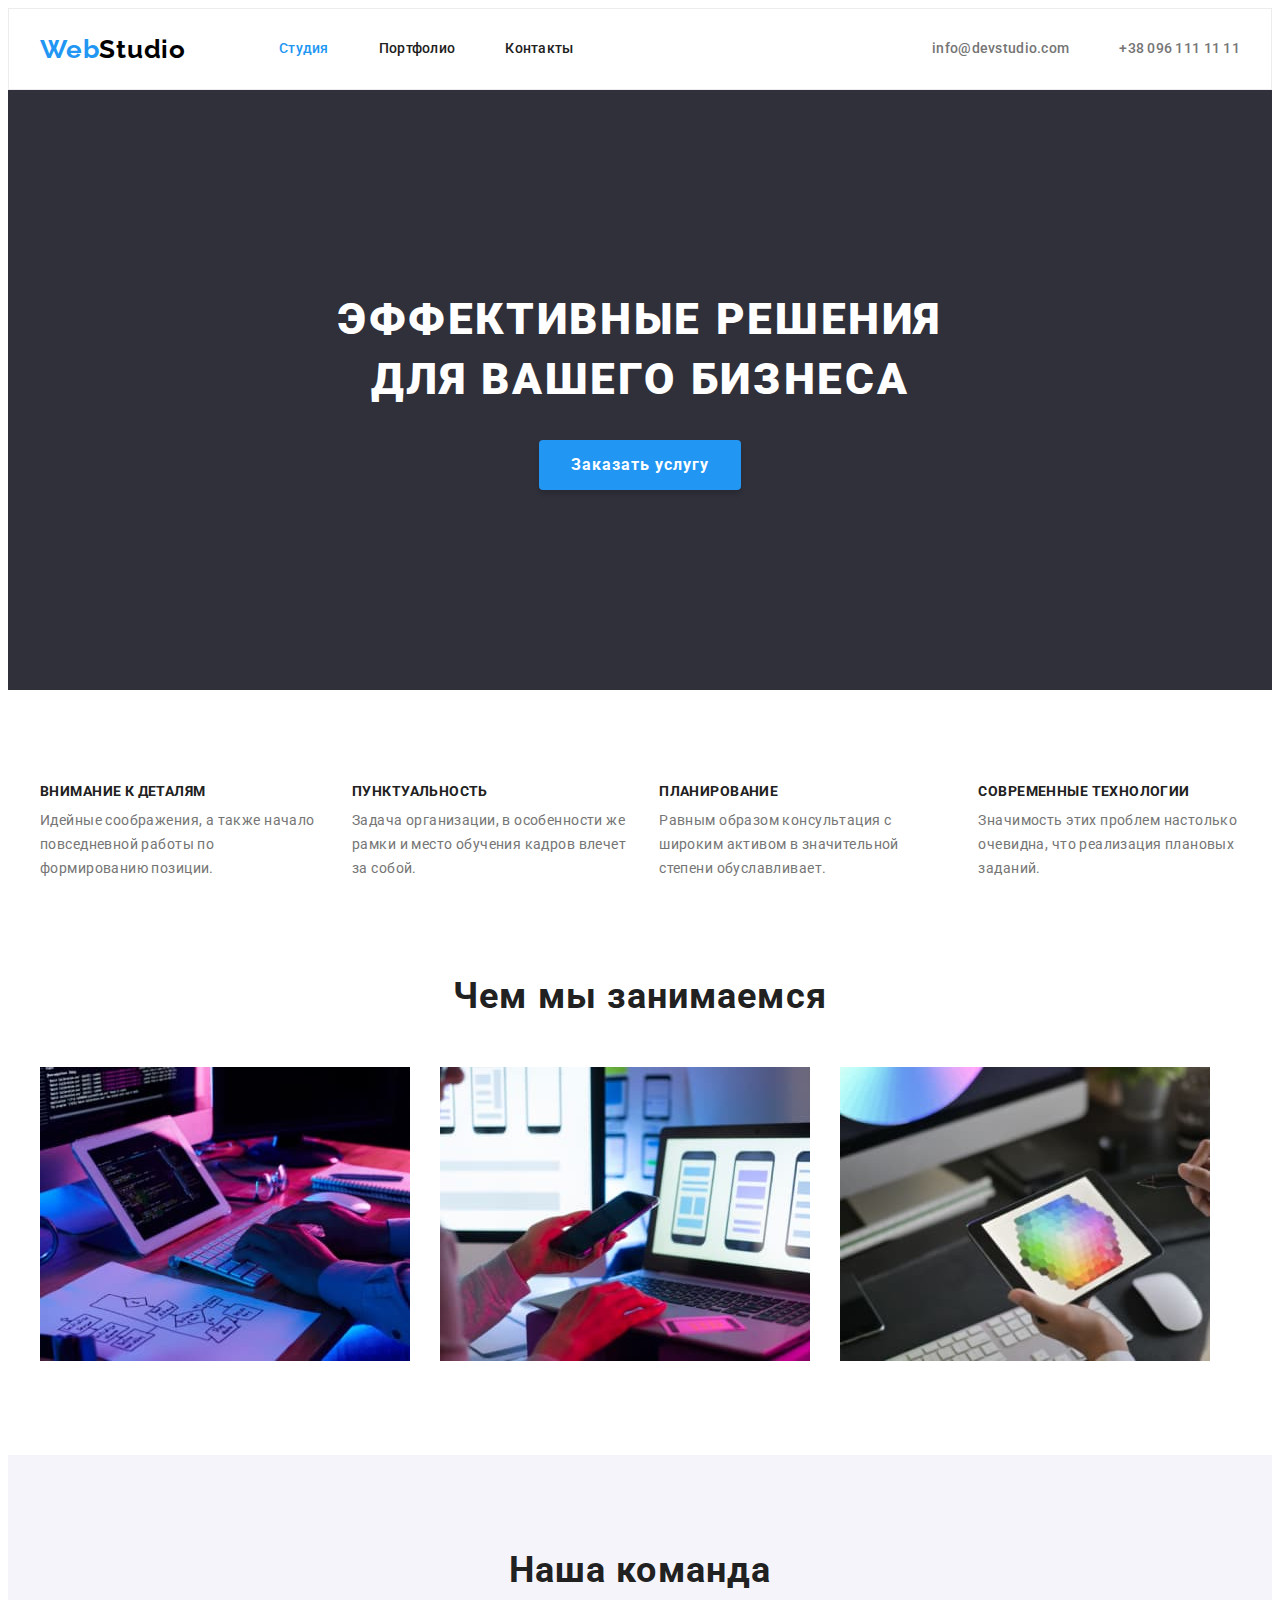
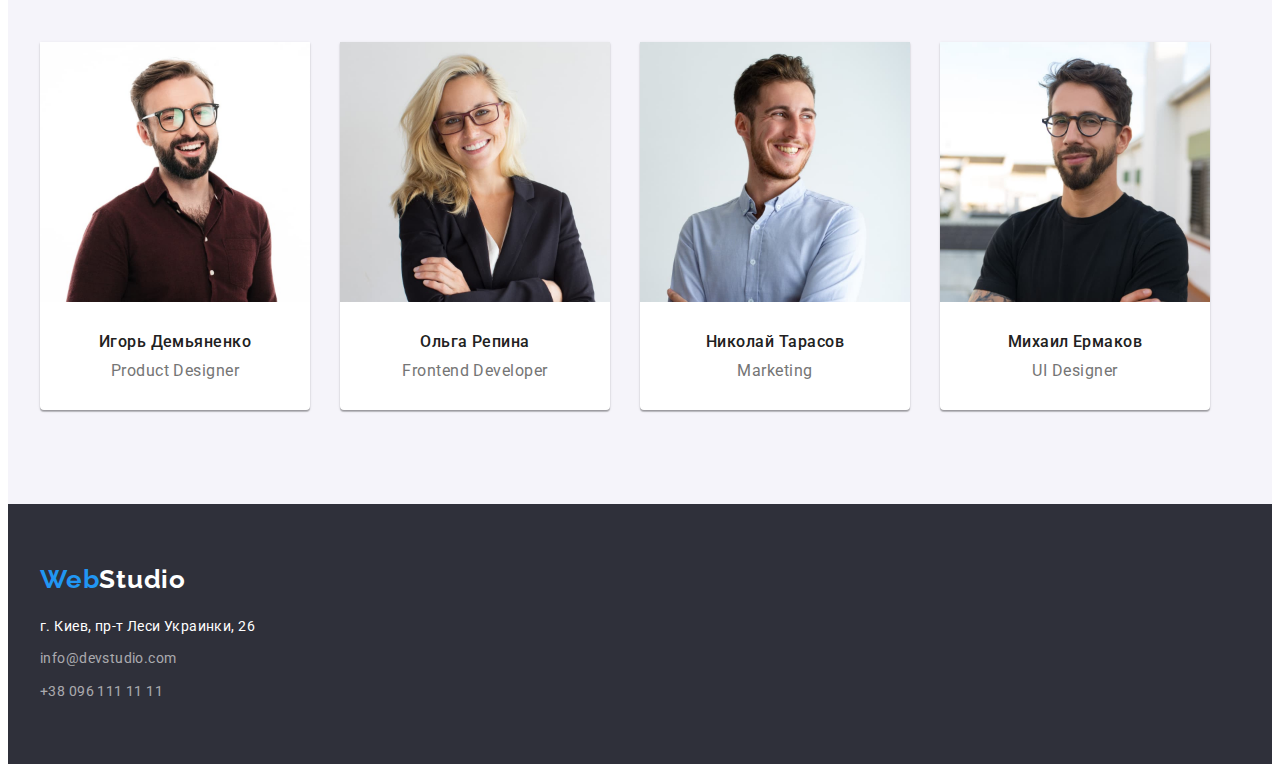
<file: index.html>
<!DOCTYPE html>
<html lang="ru">
<head>
    <meta charset="UTF-8">
    <meta http-equiv="X-UA-Compatible" content="IE=edge">
    <meta name="viewport" content="width=device-width, initial-scale=1.0">
    <title>Студия</title>
    <link rel="preconnect" href="https://fonts.googleapis.com">
    <link rel="preconnect" href="https://fonts.gstatic.com" crossorigin>
    <link href="https://fonts.googleapis.com/css2?family=Raleway:wght@700&family=Roboto:wght@400;500;700;900&display=swap"
        rel="stylesheet">
    <link rel="stylesheet" href="https://cdnjs.cloudflare.com/ajax/libs/modern-normalize/1.1.0/modern-normalize.min.css"
        integrity="sha512-wpPYUAdjBVSE4KJnH1VR1HeZfpl1ub8YT/NKx4PuQ5NmX2tKuGu6U/JRp5y+Y8XG2tV+wKQpNHVUX03MfMFn9Q=="
        crossorigin="anonymous" referrerpolicy="no-referrer" />
    <link rel="stylesheet" href="./css/styles.css">
</head>
<body>
    <header class="header">
        <div class="container header-row">
            <nav class="main-nav">
                <a href="./index.html" class="logo link" lang="en"><span class="tiny-logo">Web</span>Studio</a>
            
                <ul class="site-nav">
                    <li class="site-nav-item"><a href="./index.html" class="site-nav-link link current">Студия</a></li>
                    <li class="site-nav-item"><a href="./portfolio.html" class="site-nav-link link">Портфолио</a></li>
                    <li class="site-nav-item"><a href="" class="site-nav-link link">Контакты</a></li>
                </ul>
            </nav>
            
            <ul class="contact-nav">
                <li class="contact-nav-item"><a href="mailto:info@devstudio.com" class="contact-nav-link link">info@devstudio.com</a></li>
                <li class="contact-nav-item"><a href="tel:+380961111111" class="contact-nav-link link">+38 096 111 11 11</a></li>
            </ul>
        </div>
    </header>

    <main>
        <!--Hero-->
        <section class="hero">
            <div class="container">
                <h1 class="hero-title">Эффективные решения для вашего бизнеса</h1>
                <button type="button" class="button">Заказать услугу</button>
            </div>
        </section>
        <!--Особенности-->
        <section class="section">
            <div class="container">
                <h2 class="visually-hidden">Особенности</h2>
                
                <ul class="peculiarities-list">
                    <li class="peculiarities-item">
                        <h3 class="peculiarities-title">Внимание к деталям</h3>
                        <p class="peculiarities-text">
                            Идейные соображения, а также начало повседневной работы по формированию позиции.
                        </p>
                    </li>
                    <li class="peculiarities-item">
                        <h3 class="peculiarities-title">Пунктуальность</h3>
                        <p class="peculiarities-text">
                            Задача организации, в особенности же рамки и место обучения кадров влечет за собой.
                        </p>
                    </li>
                    <li class="peculiarities-item">
                        <h3 class="peculiarities-title">Планирование</h3>
                        <p class="peculiarities-text">
                            Равным образом консультация с широким активом в значительной степени обуславливает.
                        </p>
                    </li>
                    <li class="peculiarities-item">
                        <h3 class="peculiarities-title">Современные технологии</h3>
                        <p class="peculiarities-text">
                            Значимость этих проблем настолько очевидна, что реализация плановых заданий.
                        </p>
                    </li>
                </ul>
            </div>
        </section>
        <!--Чем мы занимаемся-->
        <section class="section section-activity">
            <div class="container">
                <h2 class="section-title">Чем мы занимаемся</h2>
                
                <ul class="activity-list">
                    <li class="activity-item"><img src="./images/box1.jpg" alt="Реализация проекта по алгоритму" width="370"></li>
                    <li class="activity-item"><img src="./images/box2.jpg" alt="Оптимизация макета под смартфон" width="370"></li>
                    <li class="activity-item"><img src="./images/box3.jpg" alt="Выбор из палитры цветов" width="370"></li>
                </ul>
            </div>
        </section>
        <!--Наша команда-->
        <section class="section section-team">
            <div class="container">
                <h2 class="section-title">Наша команда</h2>
                
                <ul class="team-list">
                    <li class="team-item">
                        <img src="./images/team1.jpg" alt="Парень в коричневой рубашке" width="270" height="260">
                        <div class="team-desc">
                            <h3 class="team-title">Игорь Демьяненко</h3>
                            <p class="team-subtitle" lang="en">Product Designer</p>
                        </div>
                    </li>
                    <li class="team-item">
                        <img src="./images/team2.jpg" alt="Девушка в черном пиджаке" width="270" height="260">
                        <div class="team-desc">
                            <h3 class="team-title">Ольга Репина</h3>
                            <p class="team-subtitle" lang="en">Frontend Developer</p>
                        </div>
                    </li>
                    <li class="team-item">
                        <img src="./images/team3.jpg" alt="Парень в голубой рубашке" width="270" height="260">
                        <div class="team-desc">
                            <h3 class="team-title">Николай Тарасов</h3>
                            <p class="team-subtitle" lang="en">Marketing</p>
                        </div>
                    </li>
                    <li class="team-item">
                        <img src="./images/team4.jpg" alt="Парень в черной футболке" width="270" height="260">
                        <div class="team-desc">
                            <h3 class="team-title">Михаил Ермаков</h3>
                            <p class="team-subtitle" lang="en">UI Designer</p>
                        </div>
                    </li>
                </ul>
            </div>
        </section>
    </main>

    <footer class="footer">
        <div class="container">
            <a href="./index.html" class="footer-logo logo link" lang="en"><span class="tiny-logo">Web</span>Studio</a>
            
            <address>
                <ul>
                    <li class="address-item"><a href="https://goo.gl/maps/iaiCjKWvDubepMD48" class="footer-address link" target="_blank"
                            rel="noopener noreferrer">г. Киев, пр-т Леси Украинки, 26</a></li>
                    <li class="address-item"><a href="mailto:info@devstudio.com" class="footer-contact link">info@devstudio.com</a></li>
                    <li class="address-item"><a href="tel:+380961111111" class="footer-contact link">+38 096 111 11 11</a></li>
                </ul>
            </address>
        </div>
    </footer>
</body>
</html>
</file>
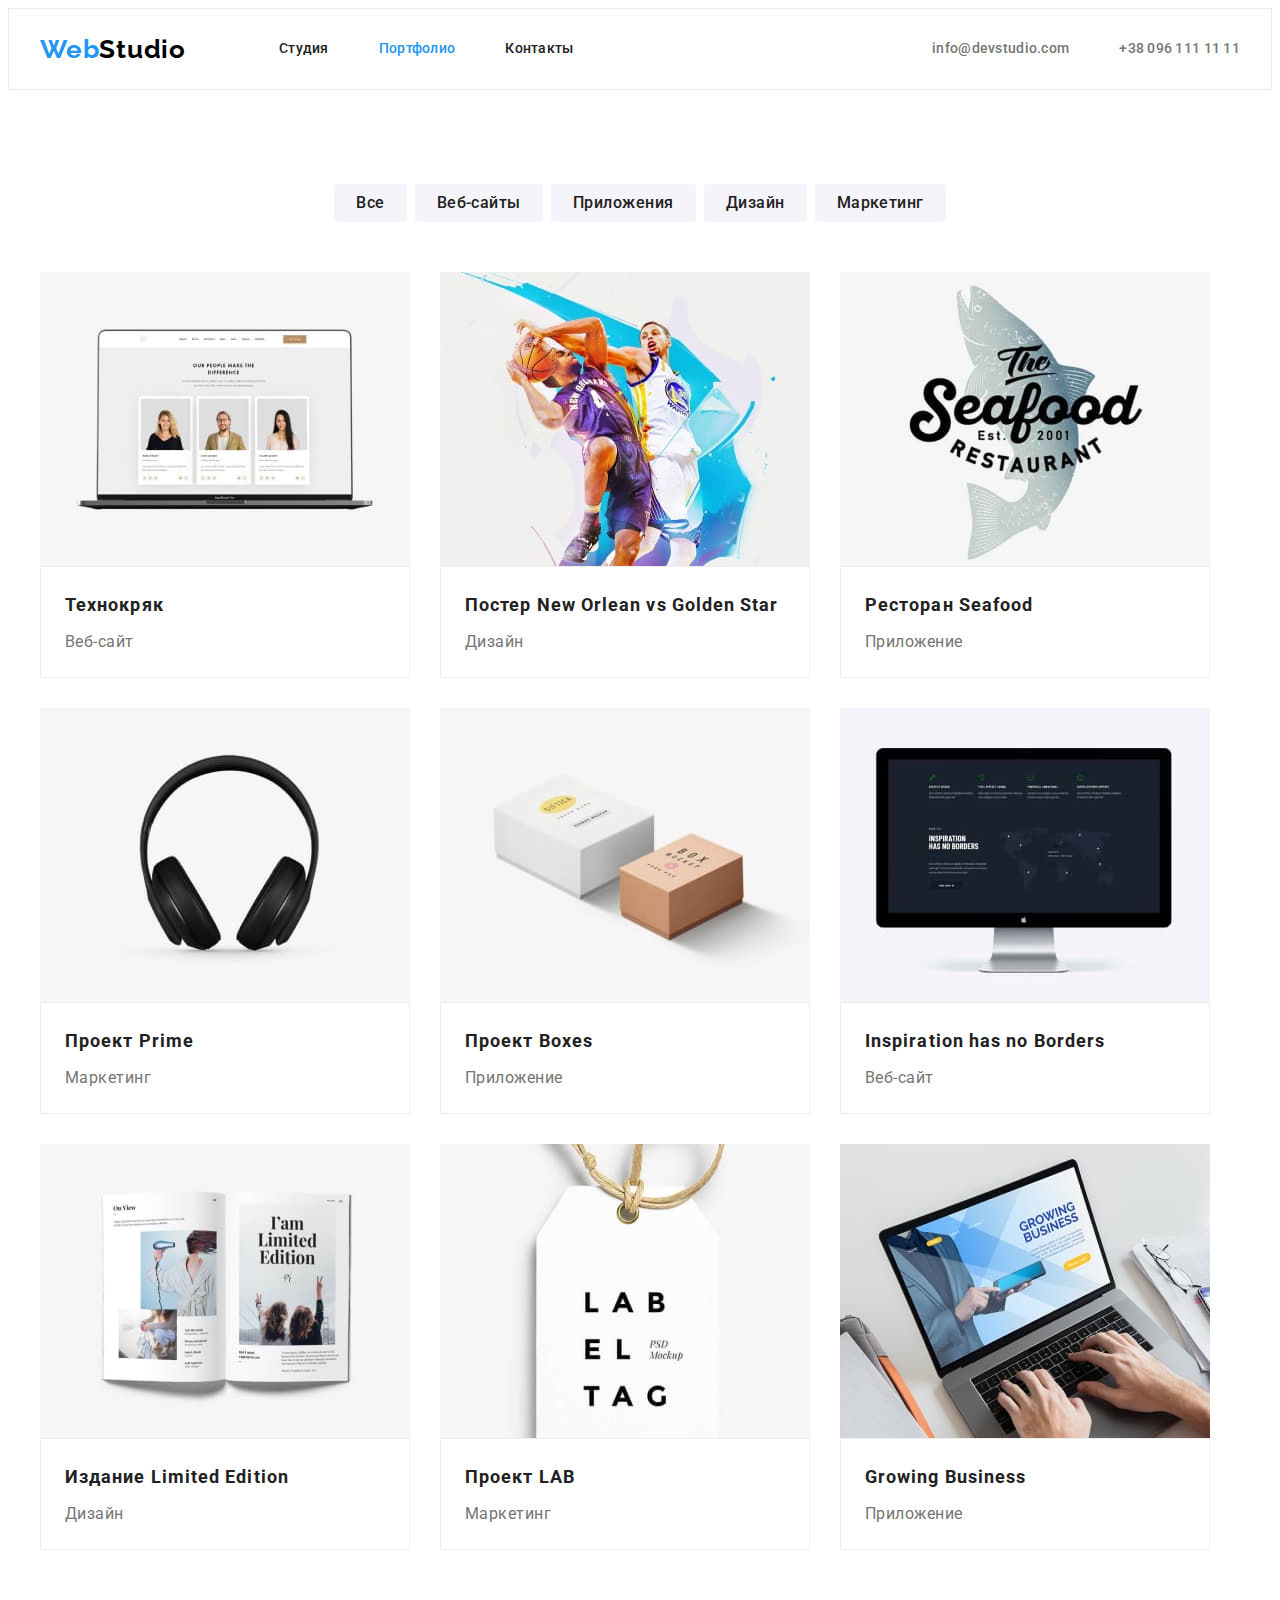
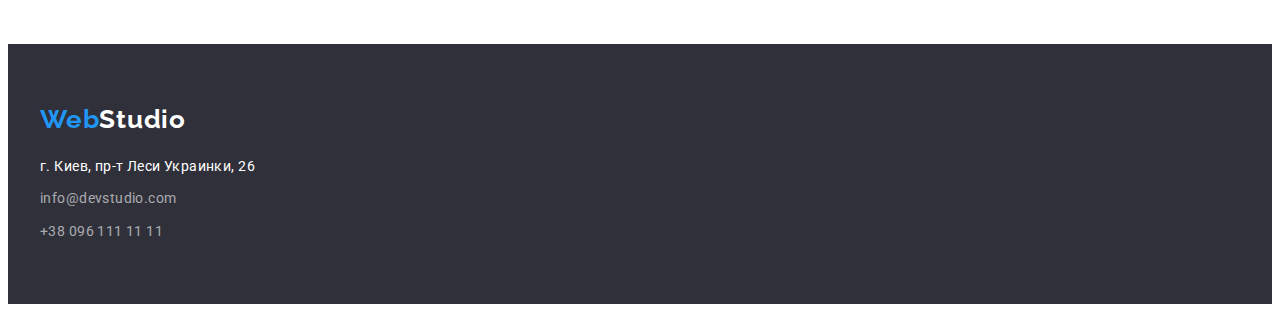
<file: portfolio.html>
<!DOCTYPE html>
<html lang="ru">

<head>
    <meta charset="UTF-8">
    <meta http-equiv="X-UA-Compatible" content="IE=edge">
    <meta name="viewport" content="width=device-width, initial-scale=1.0">
    <title>Студия</title>
    <link rel="preconnect" href="https://fonts.googleapis.com">
    <link rel="preconnect" href="https://fonts.gstatic.com" crossorigin>
    <link href="https://fonts.googleapis.com/css2?family=Raleway:wght@700&family=Roboto:wght@400;500;700;900&display=swap"
        rel="stylesheet">
    <link rel="stylesheet" href="https://cdnjs.cloudflare.com/ajax/libs/modern-normalize/1.1.0/modern-normalize.min.css"
        integrity="sha512-wpPYUAdjBVSE4KJnH1VR1HeZfpl1ub8YT/NKx4PuQ5NmX2tKuGu6U/JRp5y+Y8XG2tV+wKQpNHVUX03MfMFn9Q=="
        crossorigin="anonymous" referrerpolicy="no-referrer" />
    <link rel="stylesheet" href="./css/styles.css">
</head>

<body>
    <header class="header">
        <div class="container header-row">
            <nav class="main-nav">
                <a href="./index.html" class="logo link" lang="en"><span class="tiny-logo">Web</span>Studio</a>
        
                <ul class="site-nav">
                    <li class="site-nav-item"><a href="./index.html" class="site-nav-link link">Студия</a></li>
                    <li class="site-nav-item"><a href="./portfolio.html" class="site-nav-link link current">Портфолио</a></li>
                    <li class="site-nav-item"><a href="" class="site-nav-link link">Контакты</a></li>
                </ul>
            </nav>
        
            <ul class="contact-nav">
                <li class="contact-nav-item"><a href="mailto:info@devstudio.com"
                        class="contact-nav-link link">info@devstudio.com</a></li>
                <li class="contact-nav-item"><a href="tel:+380961111111" class="contact-nav-link link">+38 096 111 11 11</a>
                </li>
            </ul>
        </div>
    </header>

    <main>
        <section class="section">
            <div class="container">
                <h1 class="visually-hidden">Примеры работ</h1>
                <ul class="filter-list">
                    <li class="filter-item"><button type="button" class="btn">Все</button></li>
                    <li class="filter-item"><button type="button" class="btn">Веб-сайты</button></li>
                    <li class="filter-item"><button type="button" class="btn">Приложения</button></li>
                    <li class="filter-item"><button type="button" class="btn">Дизайн</button></li>
                    <li class="filter-item"><button type="button" class="btn">Маркетинг</button></li>
                </ul>
                
                <ul class="works">
                    <li class="works-item">
                        <a href="" class="link">
                            <img src="./images/portfolio1.jpg" alt="Ноутбук с сайтом" width="370" height="294">
                            <div class="works-item-desc">
                                <h2 class="works-title">Технокряк</h2>
                                <p class="works-text">Веб-сайт</p>
                            </div>
                        </a>
                    </li>
                    <li class="works-item">
                        <a href="" class="link">
                            <img src="./images/portfolio2.jpg" alt="Два баскетболиста" width="370" height="294">
                            <div class="works-item-desc">
                                <h2 class="works-title">Постер <span lang="en">New Orlean vs Golden Star</span></h2>
                                <p class="works-text">Дизайн</p>
                            </div>
                        </a>
                    </li>
                    <li class="works-item">
                        <a href="" class="link">
                            <img src="./images/portfolio3.jpg" alt="Рыба с логотипом ресторана" width="370" height="294">
                            <div class="works-item-desc">
                                <h2 class="works-title">Ресторан <span lang="en">Seafood</span></h2>
                                <p class="works-text">Приложение</p>
                            </div>
                        </a>
                    </li>
                    <li class="works-item">
                        <a href="" class="link">
                            <img src="./images/portfolio4.jpg" alt="Наушники" width="370" height="294">
                            <div class="works-item-desc">
                                <h2 class="works-title">Проект <span lang="en">Prime</span></h2>
                                <p class="works-text">Маркетинг</p>
                            </div>
                        </a>
                    </li>
                    <li class="works-item">
                        <a href="" class="link">
                            <img src="./images/portfolio5.jpg" alt="Две картонные коробки" width="370" height="294">
                            <div class="works-item-desc">
                                <h2 class="works-title">Проект <span lang="en">Boxes</span></h2>
                                <p class="works-text">Приложение</p>
                            </div>
                        </a>
                    </li>
                    <li class="works-item">
                        <a href="" class="link">
                            <img src="./images/portfolio6.jpg" alt="Монитор компьютера с сайтом" width="370" height="294">
                            <div class="works-item-desc">
                                <h2 class="works-title" lang="en">Inspiration has no Borders</h2>
                                <p class="works-text">Веб-сайт</p>
                            </div>
                        </a>
                    </li>
                    <li class="works-item">
                        <a href="" class="link">
                            <img src="./images/portfolio7.jpg" alt="Книга" width="370" height="294">
                            <div class="works-item-desc">
                                <h2 class="works-title">Издание <span lang="en">Limited Edition</span></h2>
                                <p class="works-text">Дизайн</p>
                            </div>
                        </a>
                    </li>
                    <li class="works-item">
                        <a href="" class="link">
                            <img src="./images/portfolio8.jpg" alt="Этикетка" width="370" height="294">
                            <div class="works-item-desc">
                                <h2 class="works-title">Проект <span lang="en">LAB</span></h2>
                                <p class="works-text">Маркетинг</p>
                            </div>
                        </a>
                    </li>
                    <li class="works-item">
                        <a href="" class="link">
                            <img src="./images/portfolio9.jpg" alt="Ноутбук" width="370" height="294">
                            <div class="works-item-desc">
                                <h2 class="works-title" lang="en">Growing Business</h2>
                                <p class="works-text">Приложение</p>
                            </div>
                        </a>
                    </li>
                </ul>
            </div>
        </section>
    </main>

    <footer class="footer">
        <div class="container">
            <a href="./index.html" class="footer-logo logo link" lang="en"><span class="tiny-logo">Web</span>Studio</a>
    
            <address>
                <ul>
                    <li class="address-item"><a href="https://goo.gl/maps/iaiCjKWvDubepMD48" class="footer-address link" target="_blank"
                            rel="noopener noreferrer">г. Киев, пр-т Леси Украинки, 26</a></li>
                    <li class="address-item"><a href="mailto:info@devstudio.com" class="footer-contact link">info@devstudio.com</a></li>
                    <li class="address-item"><a href="tel:+380961111111" class="footer-contact link">+38 096 111 11 11</a></li>
                </ul>
            </address>
        </div>
    </footer>
</body>

</html>
</file>
<file: css/styles.css>
:root {
  --primary-text-color: #757575;
  --title-text-color: #212121;
  --white-text-color: #ffffff;
  --accent-color: #2196f3;
  --logo-color: #000000;
  --footer-text-color: rgba(255, 255, 255, 0.6);
  --primary-background-color: #f5f4fa;
  --secondary-background-color: #2f303a;
  --button-hover-color: #188ce8;
  --header-border-color: #ececec;
  --works-item-border-color: #eeeeee;
}

body {
  background-color: var(--white-text-color);
  color: var(--primary-text-color);
  font-family: 'Roboto', sans-serif;
}

ul {
  padding-left: 0;
  list-style: none;
  margin-top: 0;
  margin-bottom: 0;
}

h1,
h2,
h3,
p {
  margin: 0;
}

img {
  max-width: 100%;
  display: block;
  height: auto;
}

.container {
  margin: 0 auto;
  width: 1200px;
  padding-left: 15px;
  padding-right: 15px;
}

.visually-hidden {
  position: absolute;
  white-space: nowrap;
  width: 1px;
  height: 1px;
  overflow: hidden;
  border: 0;
  padding: 0;
  clip: rect(0 0 0 0);
  clip-path: inset(50%);
  margin: -1px;
}

.link {
  text-decoration: none;
}

/* шапка сайту */

.header {
  border: 1px solid var(--header-border-color);
}

.header-row,
.main-nav {
  display: flex;
  align-items: center;
}

.logo {
  color: var(--logo-color);
  font-family: 'Raleway', sans-serif;
  font-weight: 700;
  font-size: 26px;
  line-height: 1.19;
  letter-spacing: 0.03em;
}

.tiny-logo {
  color: var(--accent-color);
}

.site-nav {
  display: flex;
  margin-left: 93px;
}

.site-nav-item:not(:last-child) {
  margin-right: 50px;
}

.site-nav-link {
  display: block;
  padding-top: 32px;
  padding-bottom: 32px;
  color: var(--title-text-color);
  font-weight: 500;
  font-size: 14px;
  line-height: 1.14;
  letter-spacing: 0.02em;
}

.contact-nav {
  display: flex;
  margin-left: auto;
}

.contact-nav-item:not(:last-child) {
  margin-right: 50px;
}

.contact-nav-link {
  display: block;
  padding-top: 32px;
  padding-bottom: 32px;
  color: var(--primary-text-color);
  font-weight: 500;
  font-size: 14px;
  line-height: 1.14;
  letter-spacing: 0.02em;
}

.site-nav-link:hover,
.site-nav-link:focus,
.contact-nav-link:hover,
.contact-nav-link:focus,
.site-nav-link.current {
  color: var(--accent-color);
}

/* hero */

.hero {
  background-color: var(--secondary-background-color);
  text-align: center;
  padding-top: 200px;
  padding-bottom: 200px;
}

.hero-title {
  margin-bottom: 30px;
  width: 696px;
  margin-left: auto;
  margin-right: auto;

  color: var(--white-text-color);
  font-weight: 900;
  font-size: 44px;
  line-height: 1.36;
  letter-spacing: 0.06em;
  text-transform: uppercase;
}

.button {
  min-width: 200px;
  padding: 10px 32px;

  color: var(--white-text-color);
  background-color: var(--accent-color);
  font-family: inherit;
  font-weight: 700;
  font-size: 16px;
  line-height: 1.87;
  letter-spacing: 0.06em;
  cursor: pointer;
  box-shadow: 0px 4px 4px rgba(0, 0, 0, 0.15);
  border-radius: 4px;
  border-width: 0;
}

.button:hover,
.button:focus {
  background-color: var(--button-hover-color);
}

/* section */

.section-title {
  margin-bottom: 50px;
  color: var(--title-text-color);
  font-weight: 700;
  font-size: 36px;
  line-height: 1.17;
  text-align: center;
  letter-spacing: 0.03em;
}

.section {
  padding-top: 94px;
  padding-bottom: 94px;
}

/* peculiarities */

.peculiarities-list {
  display: flex;
}

.peculiarities-item {
  width: calc((100%-90px) / 4);
  margin-right: 30px;
}

.peculiarities-item:nth-child(4n) {
  margin-right: 0;
}

.peculiarities-title {
  margin-bottom: 10px;
  color: var(--title-text-color);
  font-weight: 700;
  font-size: 14px;
  line-height: 1.14;
  letter-spacing: 0.03em;
  text-transform: uppercase;
}

.peculiarities-text {
  font-size: 14px;
  line-height: 1.71;
  letter-spacing: 0.03em;
}

/* activity */

.section-activity {
  padding-top: 0;
}

.activity-list,
.team-list {
  display: flex;
}

.activity-item:not(:last-child),
.team-item:not(:last-child) {
  margin-right: 30px;
}

/* our team */

.section-team {
  background-color: var(--primary-background-color);
}

.team-item {
  background-color: var(--white-text-color);
  box-shadow: 0px 1px 3px rgba(0, 0, 0, 0.12), 0px 1px 1px rgba(0, 0, 0, 0.14),
    0px 2px 1px rgba(0, 0, 0, 0.2);
  border-radius: 0px 0px 4px 4px;
  width: 270px;
}

.team-desc {
  padding-top: 30px;
  padding-bottom: 30px;
}

.team-title {
  margin-bottom: 10px;
  color: var(--title-text-color);
  font-weight: 500;
  font-size: 16px;
  line-height: 1.19;
  text-align: center;
  letter-spacing: 0.03em;
}

.team-subtitle {
  font-size: 16px;
  line-height: 1.19;
  text-align: center;
  letter-spacing: 0.03em;
}

/* footer */

.footer {
  background-color: var(--secondary-background-color);
  padding-top: 60px;
  padding-bottom: 60px;
}

.footer-logo {
  display: inline-block;
  color: var(--white-text-color);
  margin-bottom: 20px;
}

.address-item:not(:last-child) {
  margin-bottom: 9px;
}

.footer-address {
  color: var(--white-text-color);
  font-style: normal;
  font-weight: 400;
  font-size: 14px;
  line-height: 1.71;
  letter-spacing: 0.03em;
}

.footer-contact {
  display: inline-block;
  color: var(--footer-text-color);
  font-style: normal;
  font-weight: 400;
  font-size: 14px;
  line-height: 1.71;
  letter-spacing: 0.03em;
}

.footer-address:hover,
.footer-address:focus,
.footer-contact:hover,
.footer-contact:focus {
  color: var(--accent-color);
}

/* portfolio */

.filter-list {
  display: flex;
  justify-content: center;
}

.filter-item:not(:last-child) {
  margin-right: 8px;
}

.btn {
  padding: 6px 22px;
  color: var(--title-text-color);
  background-color: var(--primary-background-color);
  font-family: inherit;
  font-weight: 500;
  font-size: 16px;
  line-height: 1.62;
  letter-spacing: 0.03em;
  cursor: pointer;
  border-radius: 4px;
  border-width: 0;
}

.btn:hover,
.btn:focus {
  color: var(--white-text-color);
  background-color: var(--accent-color);
}

.works {
  display: flex;
  flex-wrap: wrap;
  margin-top: 50px;
}

.works-item {
  width: 370px;
}

.works-item:not(:nth-child(3n)) {
  margin-right: 30px;
}

.works-item:not(:nth-last-child(-n + 3)) {
  margin-bottom: 30px;
}

.works-item-desc {
  padding-top: 20px;
  padding-right: 24px;
  padding-bottom: 20px;
  padding-left: 24px;
  border: 1px solid var(--works-item-border-color);
}

.works-title {
  margin-bottom: 4px;
  color: var(--title-text-color);
  font-weight: 700;
  font-size: 18px;
  line-height: 2;
  letter-spacing: 0.06em;
}

.works-text {
  color: var(--primary-text-color);
  font-size: 16px;
  line-height: 1.87;
  letter-spacing: 0.03em;
}
</file>
